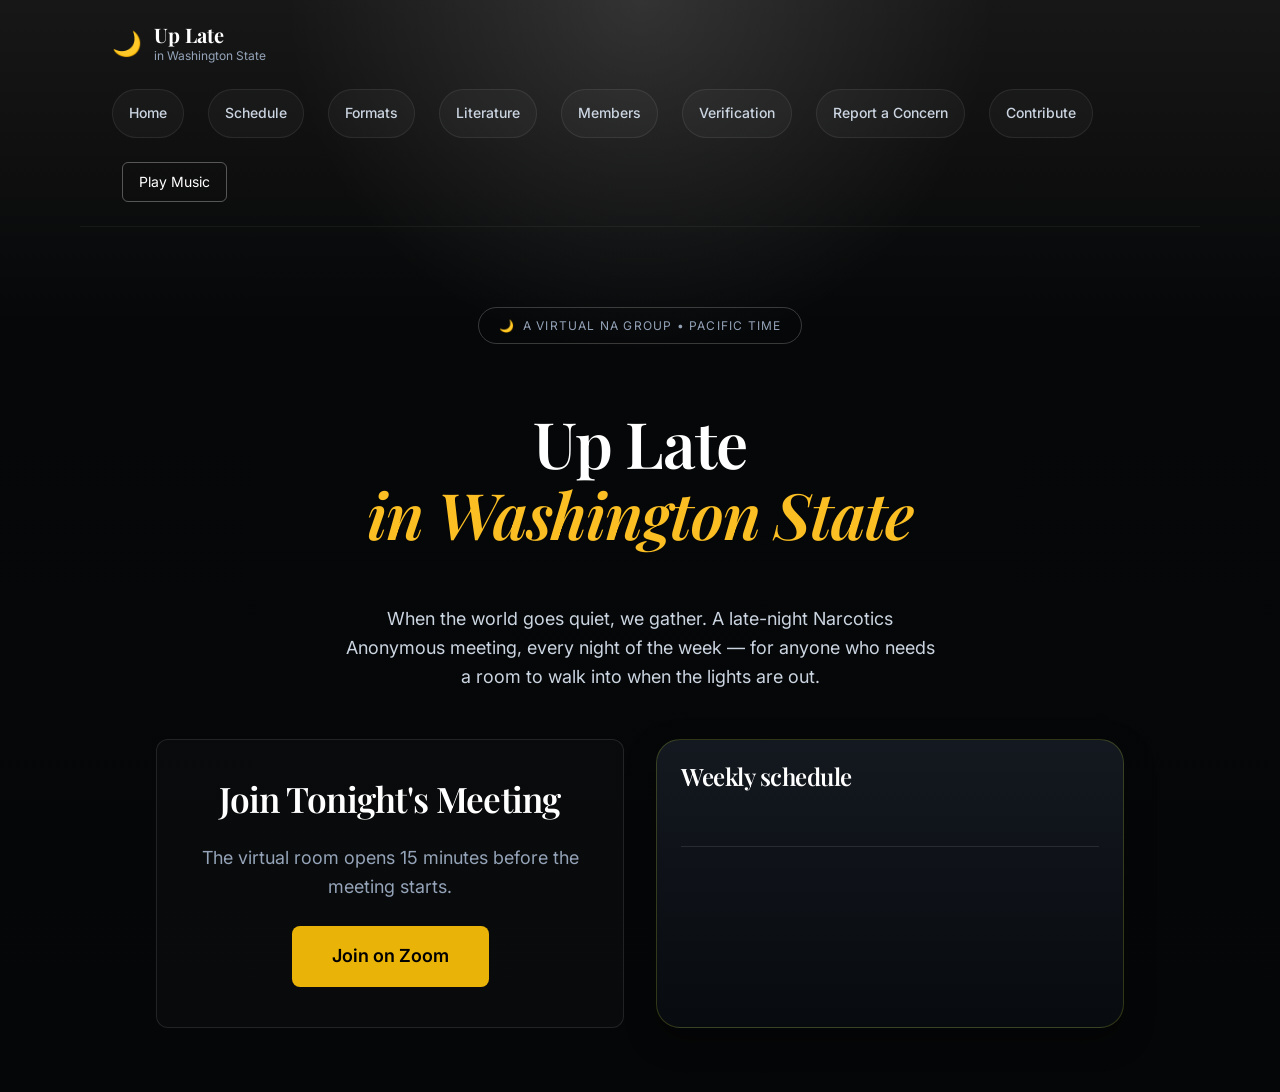
<file: index1.html>
<!DOCTYPE html>
<html lang="en" data-theme="dark">
<head>
  <meta charset="UTF-8" />
  <meta name="viewport" content="width=device-width, initial-scale=1.0" />
  <title>Up Late In Washington State — NA Zoom Group</title>
  <meta name="description" content="Public information hub for the Up Late In Washington State NA Zoom group, including meeting times, rotating formats, and official literature links." />
  
  <link rel="preconnect" href="https://fonts.googleapis.com">
  <link rel="preconnect" href="https://fonts.gstatic.com" crossorigin>
  <link href="https://fonts.googleapis.com/css2?family=Inter:wght@400;500;600;700&family=Playfair+Display:ital,wght@0,400;0,600;0,700;1,600&display=swap" rel="stylesheet">
  
  <link rel="stylesheet" href="./styles.css" />

  <style>
    /* Global Typography Updates */
    h1, h2, h3, h4, .serif-heading {
      font-family: 'Playfair Display', serif;
      font-weight: 600;
      color: #ffffff;
    }

    /* Top Navigation Header Layout */
    .site-header {
      display: flex;
      justify-content: space-between;
      align-items: center;
      padding: 1.5rem 2rem;
      flex-wrap: wrap;
      gap: 1.5rem;
      border-bottom: 1px solid rgba(255, 255, 255, 0.05);
    }
    .header-brand {
      display: flex;
      align-items: center;
      gap: 12px;
      text-decoration: none;
    }
    .header-icon {
      font-size: 1.5rem;
      color: #FBBF24;
    }
    .header-title-wrap {
      display: flex;
      flex-direction: column;
    }
    .header-title {
      font-family: 'Playfair Display', serif;
      font-weight: 700;
      font-size: 1.25rem;
      color: white;
      line-height: 1.1;
    }
    .header-subtitle {
      font-family: 'Inter', sans-serif;
      font-size: 0.75rem;
      color: #94A3B8;
    }
    
    /* Navigation Links Styling */
    .main-nav {
      display: flex;
      align-items: center;
      flex-wrap: wrap;
      gap: 1.5rem;
    }
    .main-nav a {
      color: #CBD5E1;
      text-decoration: none;
      font-family: 'Inter', sans-serif;
      font-size: 0.875rem;
      font-weight: 500;
      transition: color 0.2s ease;
    }
    .main-nav a:hover {
      color: #ffffff;
    }

    /* Centered Hero Section */
    .hero {
      display: flex;
      flex-direction: column;
      align-items: center;
      text-align: center;
      padding: 5rem 1rem 3rem;
      max-width: 800px;
      margin: 0 auto;
    }
    .hero-badge {
      display: inline-flex;
      align-items: center;
      gap: 8px;
      border: 1px solid rgba(255, 255, 255, 0.2);
      border-radius: 9999px;
      padding: 0.5rem 1.25rem;
      font-family: 'Inter', sans-serif;
      font-size: 0.75rem;
      letter-spacing: 0.1em;
      text-transform: uppercase;
      margin-bottom: 2rem;
      color: #94A3B8;
    }
    .main-title {
      font-size: 4rem;
      line-height: 1.1;
      margin-bottom: 1.5rem;
    }
    .gold-italic {
      font-style: italic;
      color: #FBBF24;
      font-weight: 600;
    }
    .lede {
      font-family: 'Inter', sans-serif;
      font-size: 1.125rem;
      line-height: 1.6;
      color: #CBD5E1;
      max-width: 600px;
      margin: 0 auto;
    }

    /* Split Action & Schedule Area */
    .split-actions {
      max-width: 1000px;
      margin: 0 auto;
      padding: 0 1rem 4rem;
    }
    .join-card {
      display: flex;
      flex-direction: column;
      justify-content: center;
      align-items: center;
      text-align: center;
      background: rgba(255, 255, 255, 0.02);
      border: 1px solid rgba(255, 255, 255, 0.1);
      padding: 2.5rem 2rem;
      border-radius: 12px;
      height: 100%;
    }
    .join-card p {
      color: #94A3B8;
      margin-bottom: 1.5rem;
      font-family: 'Inter', sans-serif;
    }
    .btn-large {
      display: inline-block;
      font-size: 1.125rem;
      padding: 1rem 2.5rem;
      background: #EAB308;
      color: #000000;
      border-radius: 8px;
      font-weight: 600;
      text-decoration: none;
      font-family: 'Inter', sans-serif;
      transition: background 0.2s, transform 0.2s;
    }
    .btn-large:hover {
      background: #FDE047;
      transform: translateY(-2px);
    }
  </style>
</head>
<body>
  <a class="skip-link" href="#main">Skip to content</a>

  <header class="site-header">
    <a href="#" class="header-brand">
      <span class="header-icon" aria-hidden="true">🌙</span>
      <div class="header-title-wrap">
        <span class="header-title">Up Late</span>
        <span class="header-subtitle">in Washington State</span>
      </div>
    </a>

    <nav class="main-nav" aria-label="Primary">
      <a href="#">Home</a>
      <a href="#schedule">Schedule</a>
      <a href="#formats">Formats</a>
      <a href="#literature">Literature</a>
      <a href="#members">Members</a>
      <a href="#verification">Verification</a>
      <a href="#report">Report a Concern</a>
      <a href="#contribute">Contribute</a>
      
      <audio id="bg-music" loop>
        <source src="assets/just-for-today.mp3" type="audio/mpeg">
      </audio>

      <button id="music-toggle" style="padding: 8px 16px; cursor: pointer; border-radius: 6px; border: 1px solid rgba(255,255,255,0.3); background: transparent; color: white; font-family: 'Inter', sans-serif; font-size: 0.875rem; margin-left: 10px; transition: 0.2s;">
        Play Music
      </button>
    </nav>
  </header>

  <main id="main">
    
    <section class="hero">
      <div class="hero-badge">
        <span aria-hidden="true">🌙</span> A VIRTUAL NA GROUP • PACIFIC TIME
      </div>
      
      <h1 class="main-title">
        Up Late<br>
        <span class="gold-italic">in Washington State</span>
      </h1>
      
      <p class="lede">When the world goes quiet, we gather. A late-night Narcotics Anonymous meeting, every night of the week — for anyone who needs a room to walk into when the lights are out.</p>
    </section>

    <section class="split-actions" id="schedule">
      <div class="grid two-up" style="align-items: stretch; gap: 2rem;">
        
        <article class="join-card">
          <h3 style="margin-bottom: 0.5rem;">Join Tonight's Meeting</h3>
          <p>The virtual room opens 15 minutes before the meeting starts.</p>
          <a class="btn-large" href="https://us02web.zoom.us/j/7937507408" target="_blank" rel="noopener noreferrer">
            Join on Zoom
          </a>
        </article>

        <article class="card">
          <h4 style="font-size: 1.5rem; margin-bottom: 1.25rem;">Weekly schedule</h4>
          <ul class="meta-list" role="list" style="list-style: none; padding: 0; margin: 0;">
            <li style="margin-bottom: 1.5rem; border-bottom: 1px solid rgba(255,255,255,0.1); padding-bottom: 1.5rem;">
              <span style="display: block; color: #94A3B8; font-
</file>
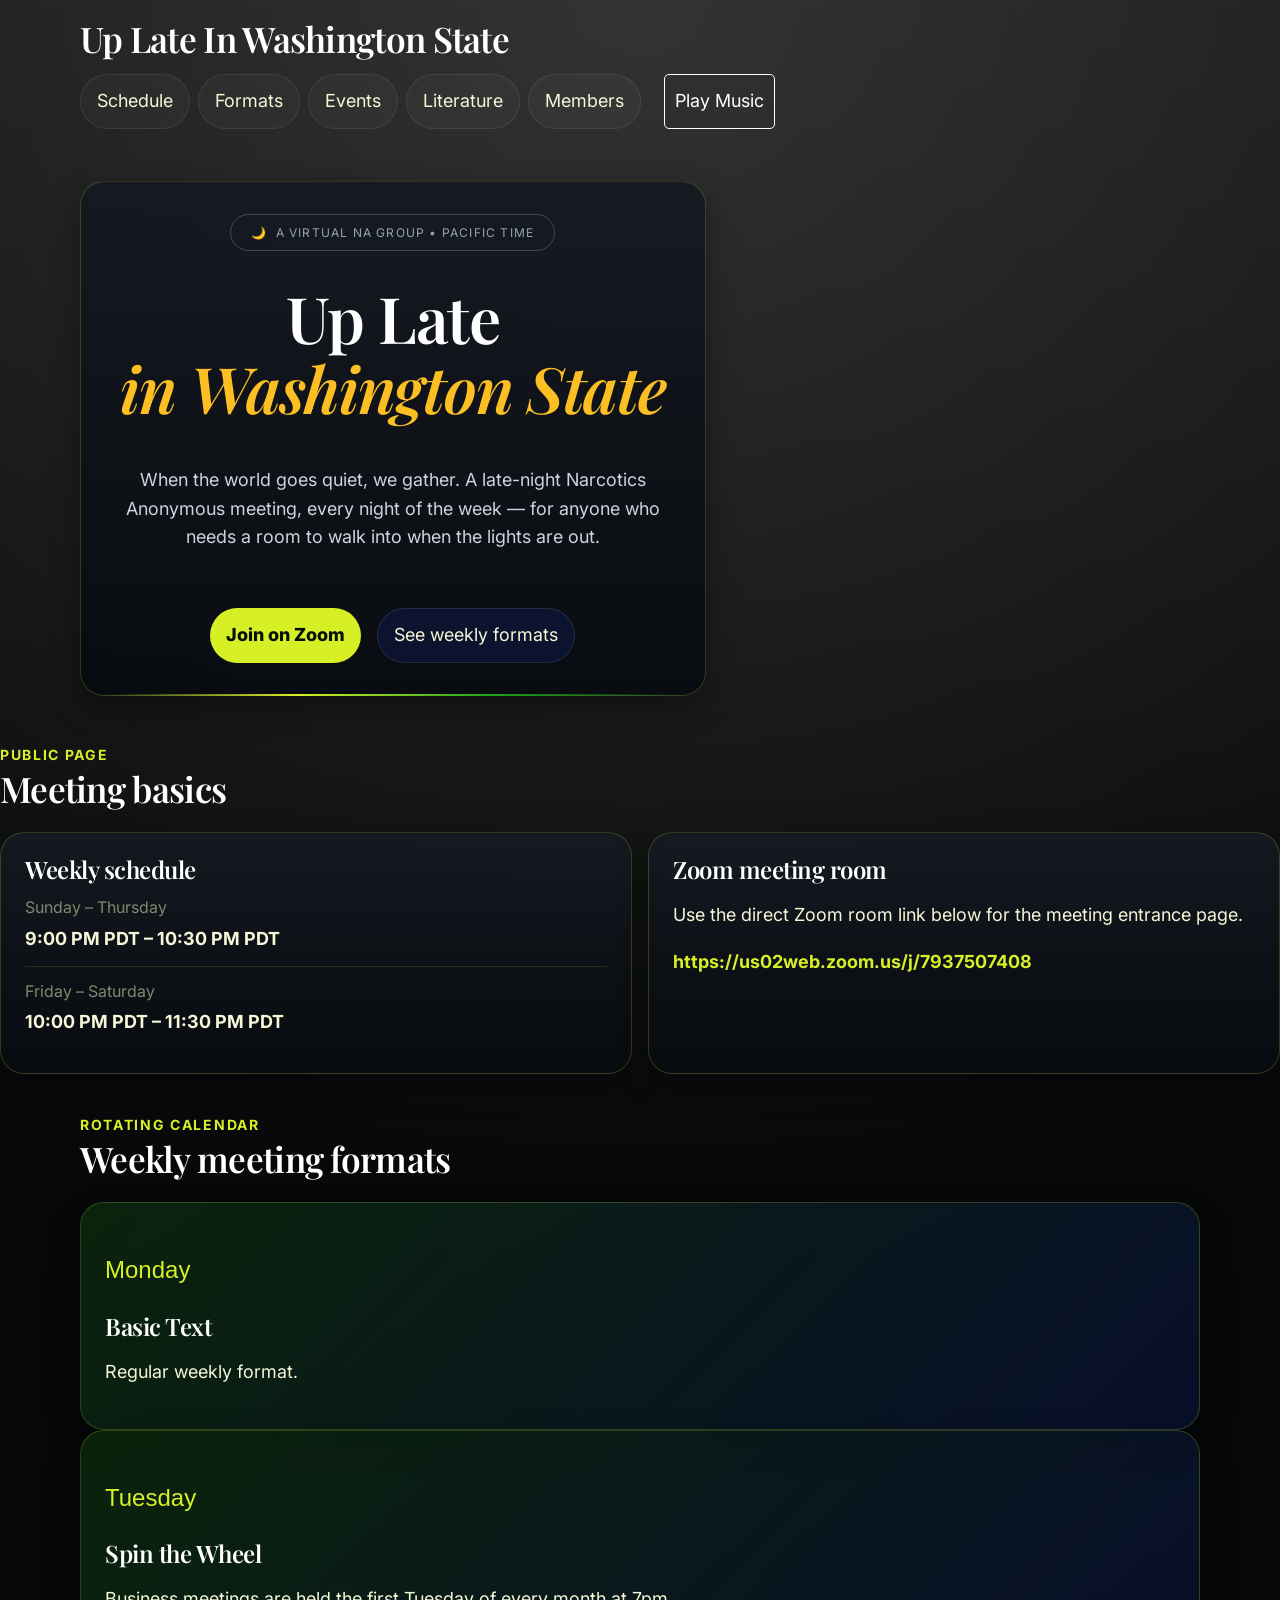
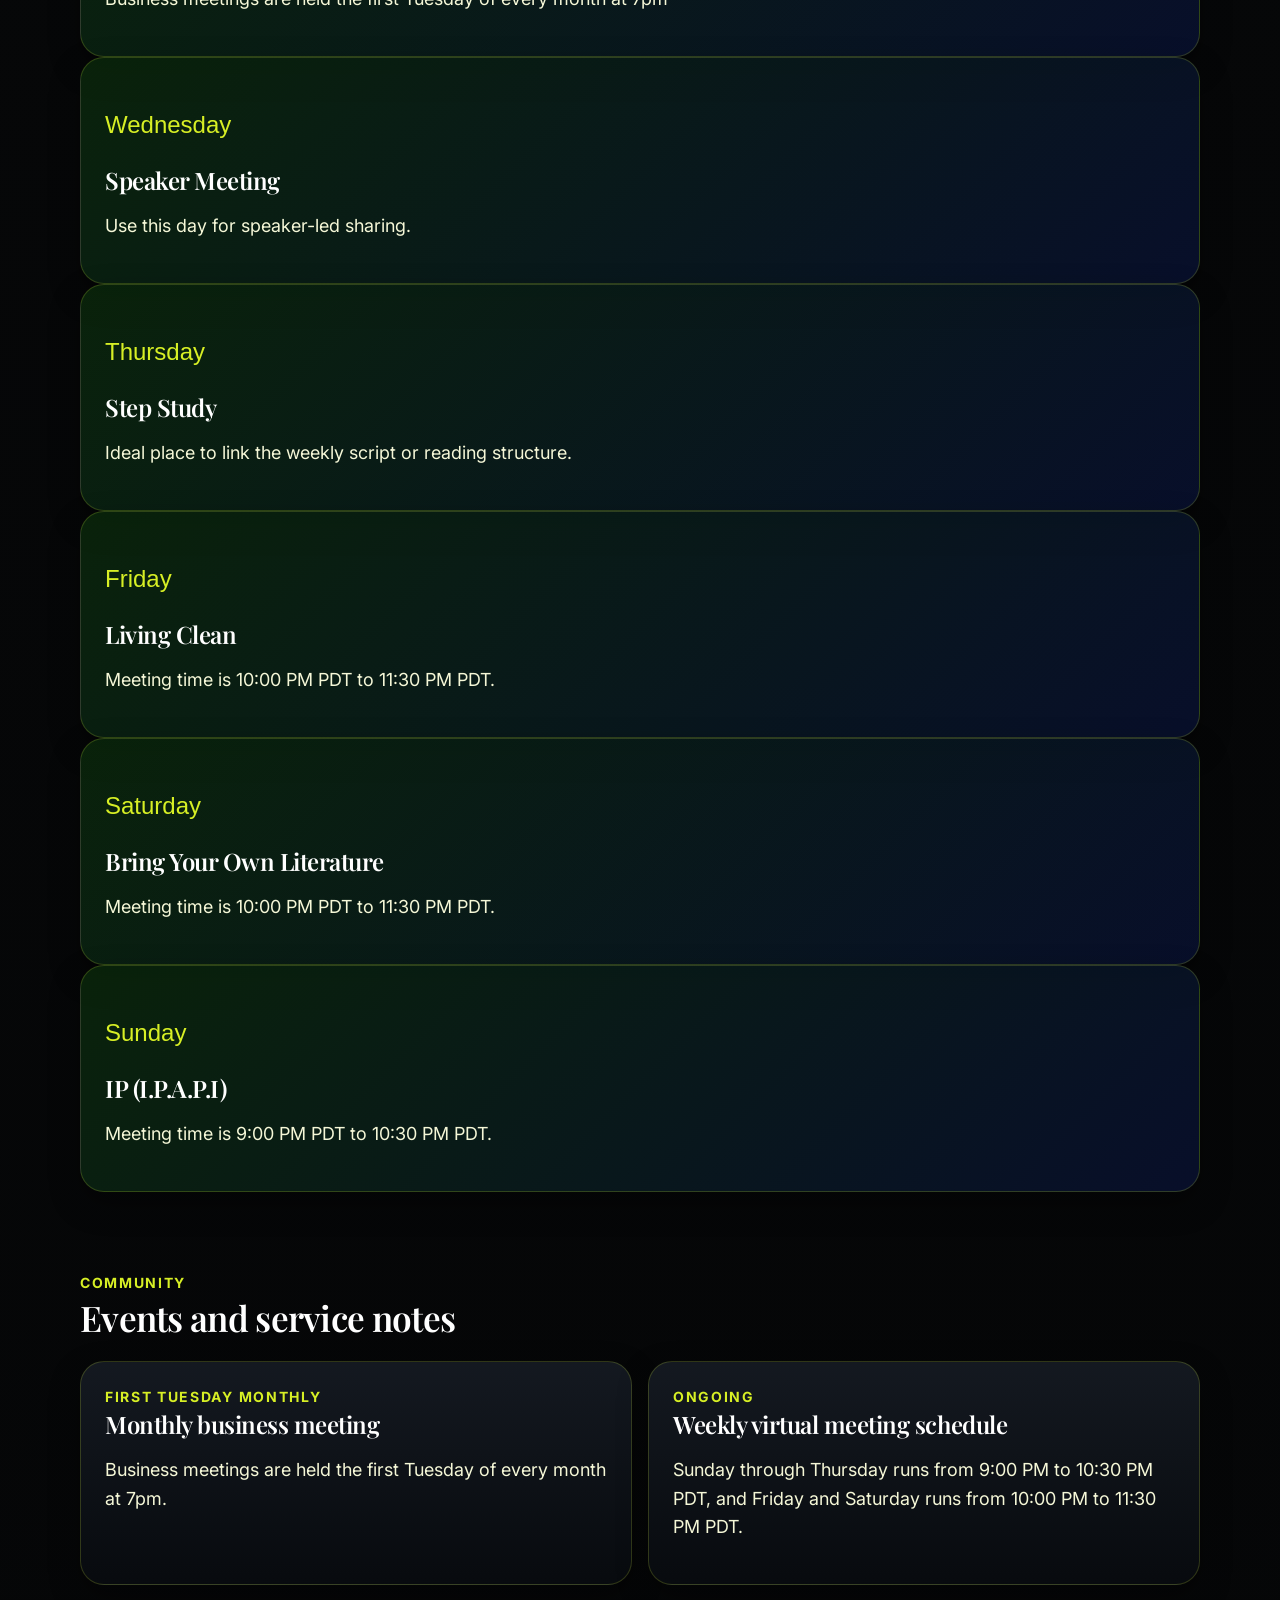
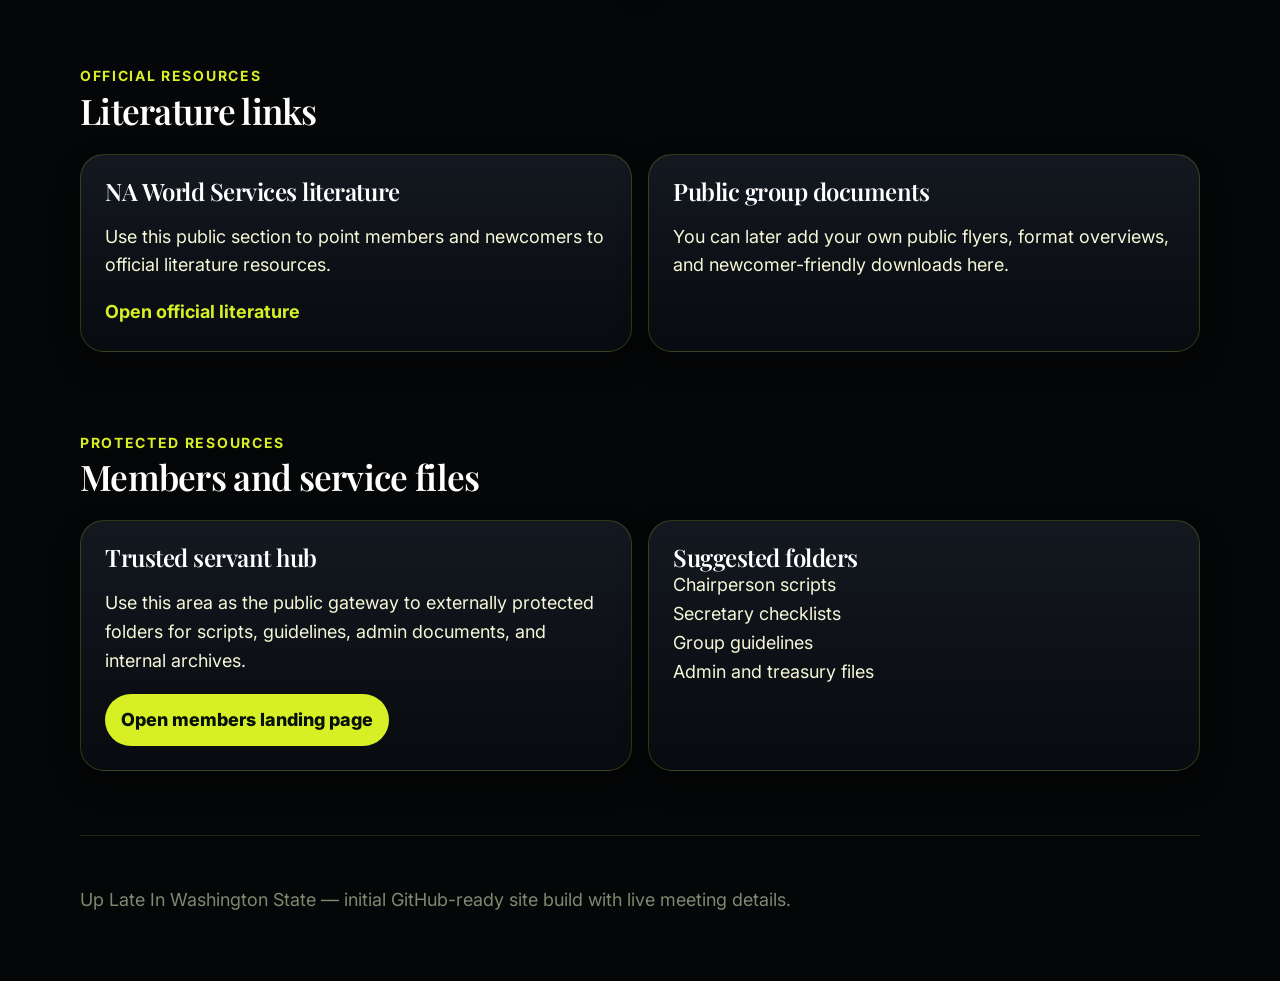
<file: index2.html>
<!DOCTYPE html>
<html lang="en" data-theme="dark">
<head>
  <meta charset="UTF-8" />
  <meta name="viewport" content="width=device-width, initial-scale=1.0" />
  <title>Up Late In Washington State — NA Zoom Group</title>
  <meta name="description" content="Public information hub for the Up Late In Washington State NA Zoom group, including meeting times, rotating formats, events, and official literature links." />
  <link rel="preconnect" href="https://fonts.googleapis.com">
  <link rel="preconnect" href="https://fonts.gstatic.com" crossorigin>
<link href="https://fonts.googleapis.com/css2?family=Inter:wght@400;500;600&family=Playfair+Display:ital,wght@0,400;0,600;0,700;1,600&display=swap" rel="stylesheet">
  <link rel="stylesheet" href="./styles.css" />
</head>
<body>
  <a class="skip-link" href="#main">Skip to content</a>

  <header class="site-header">
    <div class="brand-wrap">
      <div>
        <h1>Up Late In Washington State</h1>
      </div>
    </div>

    <nav class="main-nav" aria-label="Primary">
      <a href="#schedule">Schedule</a>
      <a href="#formats">Formats</a>
      <a href="#events">Events</a>
      <a href="#literature">Literature</a>
      <a href="#members">Members</a>
     <audio id="bg-music" loop>
  <source src="assets/just-for-today.mp3" type="audio/mpeg">
</audio>

<button id="music-toggle" style="padding: 10px; cursor: pointer; border-radius: 5px; border: 1px solid white; background: transparent; color: white; margin-left: 15px;">
  Play Music
</button>
    </nav>
  </header>

  <main id="main">
  <section class="hero">
  <div class="hero-copy">
    <div class="hero-badge">
      <span aria-hidden="true">🌙</span> A VIRTUAL NA GROUP • PACIFIC TIME
    </div>
    
    <h1 class="main-title">
      Up Late<br>
      <span class="gold-italic">in Washington State</span>
    </h1>
    
    <p class="lede">When the world goes quiet, we gather. A late-night Narcotics Anonymous meeting, every night of the week — for anyone who needs a room to walk into when the lights are out.</p>
    
    <div class="hero-actions">
      <a class="btn btn-primary" href="https://us02web.zoom.us/j/7937507408" target="_blank" rel="noopener noreferrer">Join on Zoom</a>
      <a class="btn btn-secondary" href="#formats">See weekly formats</a>
    </div>
  </div>
</section>
      <div class="section-head">
        <p class="eyebrow">Public page</p>
        <h3>Meeting basics</h3>
      </div>
      <div class="grid two-up">
        <article class="card">
          <h4>Weekly schedule</h4>
          <ul class="meta-list" role="list">
            <li><span>Sunday – Thursday</span><strong>9:00 PM PDT – 10:30 PM PDT</strong></li>
            <li><span>Friday – Saturday</span><strong>10:00 PM PDT – 11:30 PM PDT</strong></li>
          </ul>
        </article>
        <article class="card card-link">
          <h4>Zoom meeting room</h4>
          <p>Use the direct Zoom room link below for the meeting entrance page.</p>
          <a href="https://us02web.zoom.us/j/7937507408" target="_blank" rel="noopener noreferrer">https://us02web.zoom.us/j/7937507408</a>
        </article>
      </div>
    </section>

    <section class="section" id="formats">
      <div class="section-head">
        <p class="eyebrow">Rotating calendar</p>
        <h3>Weekly meeting formats</h3>
      </div>
      <div class="formats-grid" id="formats-grid"></div>
    </section>

    <section class="section" id="events">
      <div class="section-head">
        <p class="eyebrow">Community</p>
        <h3>Events and service notes</h3>
      </div>
      <div class="grid two-up" id="events-grid"></div>
    </section>

    <section class="section" id="literature">
      <div class="section-head">
        <p class="eyebrow">Official resources</p>
        <h3>Literature links</h3>
      </div>
      <div class="grid two-up">
        <article class="card card-link">
          <h4>NA World Services literature</h4>
          <p>Use this public section to point members and newcomers to official literature resources.</p>
          <a href="https://na.org/literature/" target="_blank" rel="noopener noreferrer">Open official literature</a>
        </article>
        <article class="card">
          <h4>Public group documents</h4>
          <p>You can later add your own public flyers, format overviews, and newcomer-friendly downloads here.</p>
        </article>
      </div>
    </section>

    <section class="section members-zone" id="members">
      <div class="section-head">
        <p class="eyebrow">Protected resources</p>
        <h3>Members and service files</h3>
      </div>
      <div class="grid two-up">
        <article class="card locked-card">
          <h4>Trusted servant hub</h4>
          <p>Use this area as the public gateway to externally protected folders for scripts, guidelines, admin documents, and internal archives.</p>
          <a class="btn btn-primary" href="./members.html">Open members landing page</a>
        </article>
        <article class="card">
          <h4>Suggested folders</h4>
          <ul role="list" class="bullet-list">
            <li>Chairperson scripts</li>
            <li>Secretary checklists</li>
            <li>Group guidelines</li>
            <li>Admin and treasury files</li>
          </ul>
        </article>
      </div>
    </section>
  </main>

  <footer class="site-footer">
    <p>Up Late In Washington State — initial GitHub-ready site build with live meeting details.</p>
  </footer>
<script>
  const bgMusic = document.getElementById('bg-music');
  const musicToggle = document.getElementById('music-toggle');
  let hasPlayed = false;

  // Attempt to play on the first click anywhere on the page
  document.body.addEventListener('click', function(e) {
    // Don't trigger this if they clicked the button directly
    if (!hasPlayed && e.target !== musicToggle) {
      bgMusic.play().then(() => {
        hasPlayed = true;
        musicToggle.textContent = 'Pause Music'; // Update text once playing
      }).catch((error) => {
        console.log("Autoplay blocked or file not found.", error);
      });
    }
  });

  // Allow the user to manually play/pause using the button
  musicToggle.addEventListener('click', function(e) {
    e.stopPropagation(); // Prevent this click from triggering the body event
    
    if (bgMusic.paused) {
      bgMusic.play().then(() => {
        hasPlayed = true;
        musicToggle.textContent = 'Pause Music';
      }).catch(err => console.log("Error playing audio:", err));
    } else {
      bgMusic.pause();
      musicToggle.textContent = 'Play Music';
    }
  });
</script>
  <script src="./app.js" defer></script>
</body>
</html>
</file>
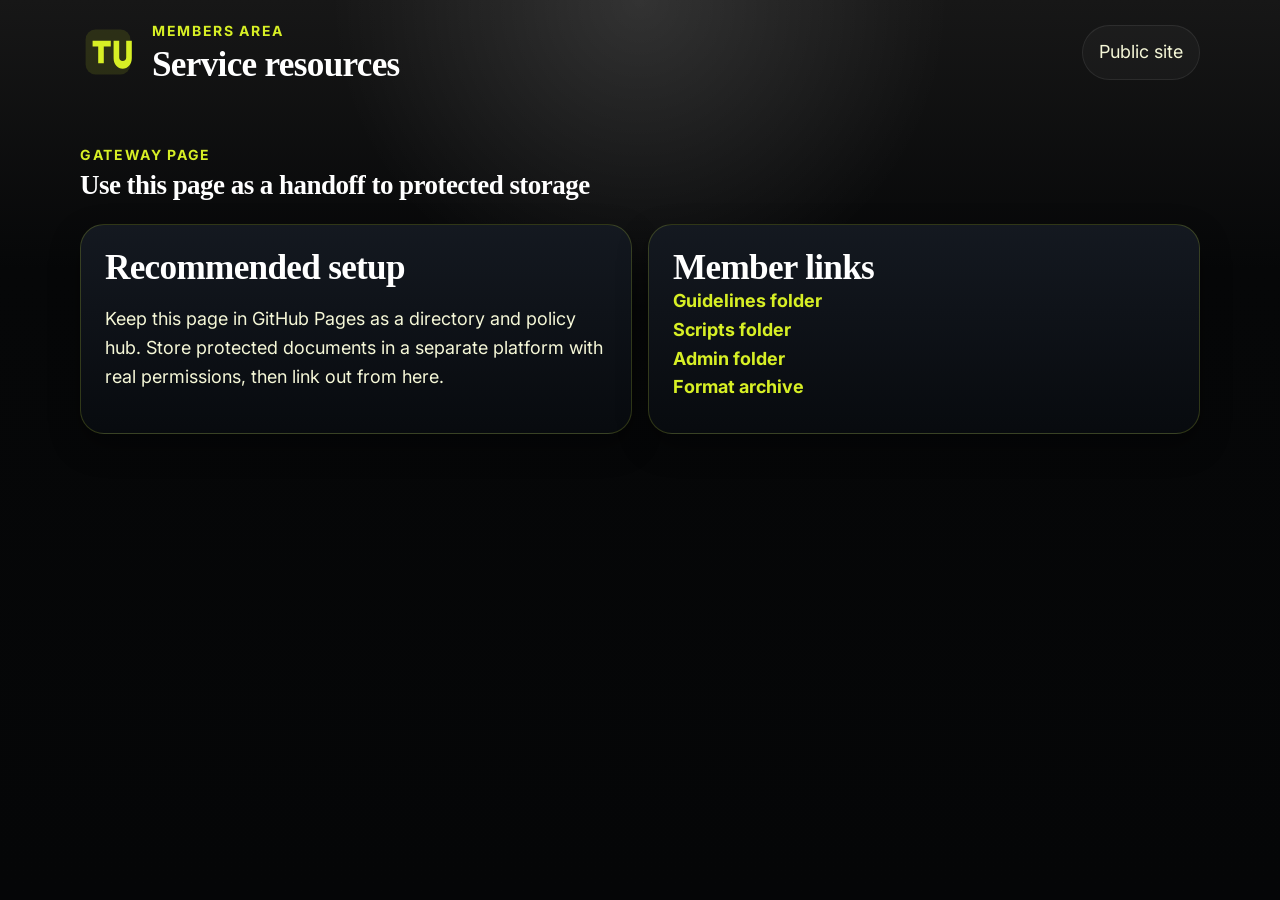
<file: members.html>
<!DOCTYPE html>
<html lang="en" data-theme="dark">
<head>
  <meta charset="UTF-8" />
  <meta name="viewport" content="width=device-width, initial-scale=1.0" />
  <title>Members Resources — Up Late</title>
  <meta name="description" content="Members landing page for trusted servant resources and protected file links." />
  <link rel="preconnect" href="https://fonts.googleapis.com">
  <link rel="preconnect" href="https://fonts.gstatic.com" crossorigin>
  <link href="https://fonts.googleapis.com/css2?family=Permanent+Marker&family=Inter:wght@400;500;600;700;800&display=swap" rel="stylesheet">
  <link rel="stylesheet" href="./styles.css" />
</head>
<body>
  <a class="skip-link" href="#main">Skip to content</a>
  <header class="site-header compact">
    <div class="brand-wrap">
      <div class="brand-mark" aria-hidden="true">
        <svg viewBox="0 0 80 80"><rect x="8" y="8" width="64" height="64" rx="14" fill="currentColor" opacity="0.12"></rect><path d="M18 24H44V32H34V56H26V32H18V24Z" fill="currentColor"></path><path d="M48 24H56V48C56 51 58 53 61 53C64 53 66 51 66 48V24H74V49C74 58 68 64 61 64C54 64 48 58 48 49V24Z" fill="currentColor"></path></svg>
      </div>
      <div>
        <p class="eyebrow">Members area</p>
        <h1>Service resources</h1>
      </div>
    </div>
    <nav class="main-nav" aria-label="Secondary">
      <a href="./index.html">Public site</a>
    </nav>
  </header>

  <main id="main" class="section">
    <div class="section-head">
      <p class="eyebrow">Gateway page</p>
      <h2>Use this page as a handoff to protected storage</h2>
    </div>
    <div class="grid two-up">
      <article class="card">
        <h3>Recommended setup</h3>
        <p>Keep this page in GitHub Pages as a directory and policy hub. Store protected documents in a separate platform with real permissions, then link out from here.</p>
      </article>
      <article class="card">
        <h3>Member links</h3>
        <ul class="bullet-list" role="list">
          <li><a href="#">Guidelines folder</a></li>
          <li><a href="#">Scripts folder</a></li>
          <li><a href="#">Admin folder</a></li>
          <li><a href="#">Format archive</a></li>
        </ul>
      </article>
    </div>
  </main>
</body>
</html>
</file>
<file: styles.css>
/* Art direction: regional late-night meeting artwork -> urban graffiti energy
   Palette: charcoal base, cobalt blue, evergreen green, acid yellow
   Typography: Permanent Marker + Inter for bold identity with readable UI
   Density: balanced with strong hero focus */

:root {
  --text-xs: clamp(0.75rem, 0.7rem + 0.25vw, 0.875rem);
  --text-sm: clamp(0.875rem, 0.8rem + 0.35vw, 1rem);
  --text-base: clamp(1rem, 0.95rem + 0.25vw, 1.125rem);
  --text-lg: clamp(1.125rem, 1rem + 0.75vw, 1.5rem);
  --text-xl: clamp(1.5rem, 1.2rem + 1.25vw, 2.2rem);
  --text-2xl: clamp(2rem, 1.4rem + 2.3vw, 3.6rem);

  --space-1: 0.25rem;
  --space-2: 0.5rem;
  --space-3: 0.75rem;
  --space-4: 1rem;
  --space-5: 1.25rem;
  --space-6: 1.5rem;
  --space-8: 2rem;
  --space-10: 2.5rem;
  --space-12: 3rem;
  --space-16: 4rem;

  --color-bg: #060708;
  --color-surface: #0f1216;
  --color-surface-2: #151a22;
  --color-surface-offset: #101f17;
  --color-border: rgba(225, 255, 65, 0.18);
  --color-divider: rgba(225, 255, 65, 0.12);
  --color-text: #f5f7d7;
  --color-text-muted: #b8c2a8;
  --color-text-faint: #7f896f;
  --color-primary: #d7ef25;
  --color-primary-hover: #edf56b;
  --color-primary-active: #b1c915;
  --color-blue: #1537c8;
  --color-green: #1ea51d;
  --color-text-inverse: #071109;

  --radius-sm: 0.375rem;
  --radius-md: 0.75rem;
  --radius-lg: 1rem;
  --radius-xl: 1.5rem;

  --shadow-sm: 0 1px 2px rgba(0,0,0,0.3);
  --shadow-md: 0 12px 30px rgba(0,0,0,0.35);
  --shadow-lg: 0 18px 48px rgba(0,0,0,0.55);

  --content-default: 1120px;
  --transition-interactive: 180ms cubic-bezier(0.16, 1, 0.3, 1);
  --font-display: 'Permanent Marker', 'Trebuchet MS', sans-serif;
  --font-body: 'Inter', 'Helvetica Neue', sans-serif;
}

*, *::before, *::after { box-sizing: border-box; }
html { scroll-behavior: smooth; }
body {
  margin: 0;
  min-height: 100vh;
  font-family: var(--font-body);
  font-size: var(--text-base);
  line-height: 1.6;
  color: var(--color-text);
  background:
    radial-gradient(circle at top, rgba(255,255,255,0.12), transparent 28%),
    linear-gradient(180deg, #171717 0%, var(--color-bg) 30%, #050607 100%);
}
img, svg { display: block; max-width: 100%; height: auto; }
a { color: inherit; text-decoration: none; }
button, input { font: inherit; }

.skip-link {
  position: absolute;
  left: -9999px;
}
.skip-link:focus {
  left: 1rem;
  top: 1rem;
  z-index: 1000;
  background: var(--color-primary);
  color: var(--color-text-inverse);
  padding: var(--space-2) var(--space-4);
  border-radius: var(--radius-full, 999px);
}

.site-header,
.section,
.site-footer {
  width: min(calc(100% - 2rem), var(--content-default));
  margin-inline: auto;
}

.site-header {
  display: flex;
  flex-wrap: wrap;
  justify-content: space-between;
  align-items: center;
  gap: var(--space-4);
  padding: var(--space-5) 0;
}

.brand-wrap {
  display: flex;
  align-items: center;
  gap: var(--space-4);
}

.brand-mark {
  color: var(--color-primary);
  width: 3.5rem;
}

.eyebrow {
  margin: 0 0 var(--space-1);
  color: var(--color-primary);
  text-transform: uppercase;
  letter-spacing: 0.12em;
  font-weight: 700;
  font-size: var(--text-xs);
}

h1, h2, h3, h4 {
  margin: 0;
  line-height: 1.08;
}

h1, .hero h2 {
  font-family: var(--font-display);
}

h1 { font-size: var(--text-xl); }
.hero h2 { font-size: var(--text-2xl); max-width: 12ch; }
h3 { font-size: var(--text-xl); }
h4 { font-size: var(--text-lg); }

.main-nav {
  display: flex;
  flex-wrap: wrap;
  gap: var(--space-2);
}

.main-nav a,
.btn {
  min-height: 44px;
  display: inline-flex;
  align-items: center;
  justify-content: center;
  padding: 0.75rem 1rem;
  border-radius: 999px;
  transition: transform var(--transition-interactive), background var(--transition-interactive), color var(--transition-interactive), border-color var(--transition-interactive);
}

.main-nav a {
  border: 1px solid rgba(255,255,255,0.08);
  background: rgba(255,255,255,0.03);
}

.main-nav a:hover,
.main-nav a:focus-visible {
  border-color: var(--color-primary);
  transform: translateY(-1px);
}

.hero {
  width: min(calc(100% - 2rem), var(--content-default));
  margin: 0 auto;
  padding: var(--space-8) 0 var(--space-12);
  display: grid;
  gap: var(--space-8);
}

.hero-copy,
.card,
.hero-art {
  position: relative;
  border: 1px solid var(--color-border);
  background: linear-gradient(180deg, rgba(21, 26, 34, 0.95), rgba(8, 11, 15, 0.96));
  border-radius: var(--radius-xl);
  box-shadow: var(--shadow-md);
}

.hero-copy {
  padding: var(--space-8);
}

.hero-copy::after,
.card-glow::after {
  content: "";
  position: absolute;
  inset: auto 1.5rem -1px 1.5rem;
  height: 2px;
  background: linear-gradient(90deg, transparent, var(--color-primary), var(--color-green), transparent);
}

.lede {
  color: var(--color-text-muted);
  max-width: 62ch;
}

.hero-actions {
  display: flex;
  flex-wrap: wrap;
  gap: var(--space-3);
  margin-top: var(--space-6);
}

.btn-primary {
  background: var(--color-primary);
  color: var(--color-text-inverse);
  font-weight: 800;
}

.btn-secondary {
  border: 1px solid rgba(255,255,255,0.1);
  background: rgba(21, 55, 200, 0.16);
  color: var(--color-text);
}

.hero-art {
  overflow: hidden;
  padding: var(--space-3);
}

.hero-art img {
  width: 100%;
  border-radius: calc(var(--radius-xl) - var(--space-3));
  aspect-ratio: 1 / 1;
  object-fit: cover;
}

.section {
  padding: var(--space-10) 0;
}

.section-head {
  margin-bottom: var(--space-6);
}

.grid {
  display: grid;
  gap: var(--space-4);
}

.card {
  padding: var(--space-6);
}

.two-up,
.formats-grid {
  grid-template-columns: 1fr;
}

.meta-list,
.bullet-list {
  list-style: none;
  padding: 0;
  margin: 0;
}

.meta-list li {
  display: flex;
  flex-direction: column;
  gap: var(--space-1);
  padding: var(--space-3) 0;
  border-bottom: 1px solid var(--color-divider);
}

.meta-list li:last-child { border-bottom: 0; }
.meta-list span { color: var(--color-text-faint); font-size: var(--text-sm); }

.format-card {
  background: linear-gradient(135deg, rgba(30,165,29,0.18), rgba(21,55,200,0.18));
}

.format-day {
  font-family: var(--font-display);
  color: var(--color-primary);
  font-size: var(--text-lg);
}

.card-link a,
.bullet-list a {
  color: var(--color-primary);
  font-weight: 700;
}

.members-zone {
  padding-bottom: var(--space-16);
}

.site-footer {
  padding: var(--space-8) 0 var(--space-12);
  color: var(--color-text-faint);
  border-top: 1px solid var(--color-divider);
}

@media (min-width: 800px) {
  .hero {
    grid-template-columns: 1.15fr 0.85fr;
    align-items: center;
  }

  .two-up {
    grid-template-columns: repeat(2, minmax(0, 1fr));
  }

  .formats-grid {
    grid-template-columns: repeat(3, minmax(0, 1fr));
  }
}

@media (hover: hover) {
  .btn:hover,
  .btn:focus-visible,
  .card-link a:hover,
  .bullet-list a:hover {
    transform: translateY(-1px);
  }
}

@media (prefers-reduced-motion: reduce) {
  *, *::before, *::after {
    animation-duration: 0.01ms !important;
    animation-iteration-count: 1 !important;
    transition-duration: 0.01ms !important;
    scroll-behavior: auto !important;
  }
}
/* 1. Update all headings to the new, cleaner Serif font */
h1, h2, h3, h4, .main-title {
  font-family: 'Playfair Display', serif;
  font-weight: 600;
  letter-spacing: -0.02em;
  color: #ffffff;
}

/* 2. Center the hero section to match the image */
.hero-copy {
  display: flex;
  flex-direction: column;
  align-items: center;
  text-align: center;
  margin: 0 auto;
  max-width: 800px;
}

/* 3. Style the specific two-tone main header */
.main-title {
  font-size: 4rem; /* Adjust this size as needed for mobile/desktop */
  line-height: 1.1;
  margin-bottom: 1.5rem;
}

.gold-italic {
  font-style: italic;
  color: #FBBF24; /* The gold/yellow color from the image */
  font-weight: 600;
}

/* 4. Style the pill-shaped badge above the header */
.hero-badge {
  display: inline-flex;
  align-items: center;
  gap: 8px;
  border: 1px solid rgba(255, 255, 255, 0.2);
  border-radius: 9999px;
  padding: 0.5rem 1.25rem;
  font-family: 'Inter', sans-serif;
  font-size: 0.75rem;
  letter-spacing: 0.1em;
  text-transform: uppercase;
  margin-bottom: 2rem;
  color: #94A3B8; /* A subtle grey to keep focus on the title */
}

/* 5. Clean up the lede text spacing */
.lede {
  font-family: 'Inter', sans-serif;
  font-size: 1.125rem;
  line-height: 1.6;
  color: #CBD5E1;
  margin-bottom: 2rem;
  max-width: 600px;
}

/* Center the buttons below the text */
.hero-actions {
  display: flex;
  justify-content: center;
  gap: 1rem;
}
</file>
